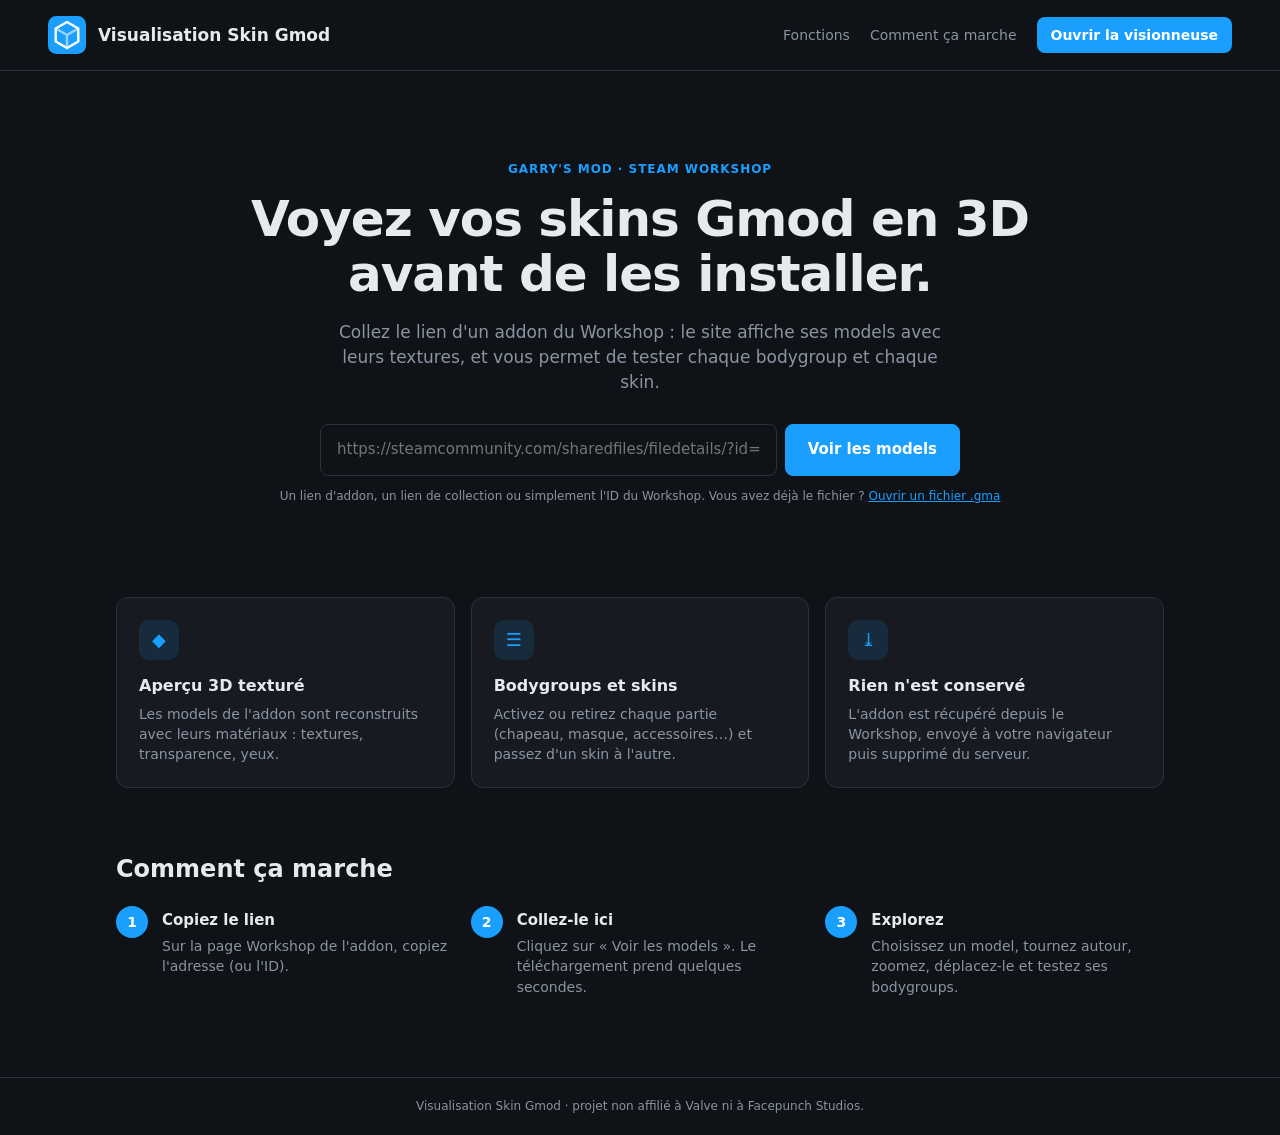
<file: index.html>
<!doctype html>
<html lang="fr">
<head>
  <meta charset="utf-8">
  <title>Visualisation Skin Gmod</title>
  <!-- GitHub Pages sert la racine du dépôt : le site est dans public/ -->
  <meta http-equiv="refresh" content="0; url=public/">
  <link rel="canonical" href="public/">
</head>
<body style="background:#0f1216;color:#e6e9ee;font-family:system-ui,sans-serif">
  <p><a href="public/" style="color:#1a9fff">Ouvrir Visualisation Skin Gmod</a></p>
</body>
</html>
</file>
<file: public/css/style.css>
:root {
  --bg: #0f1216;
  --panel: #171b21;
  --panel-2: #1f252d;
  --border: #2a313b;
  --text: #e6e9ee;
  --muted: #8a94a3;
  --accent: #1a9fff;
  --accent-2: #0d7fd6;
  --danger: #ff6b6b;
}

* { box-sizing: border-box; }
html, body { margin: 0; }
body {
  background: var(--bg);
  color: var(--text);
  font: 14px/1.45 "Segoe UI", system-ui, -apple-system, sans-serif;
}
body.app {
  height: 100vh;
  height: 100dvh;
  display: flex;
  flex-direction: column;
}
a { color: inherit; }
.hidden { display: none !important; }
.muted { color: var(--muted); }
.small { font-size: 12px; }

/* ---------- en-tête ---------- */
.top {
  display: flex;
  align-items: center;
  gap: 24px;
  padding: 14px 20px;
  border-bottom: 1px solid var(--border);
  background: var(--panel);
  flex-wrap: wrap;
}
.brand { display: flex; align-items: center; gap: 12px; text-decoration: none; }
.logo { width: 38px; height: 38px; display: block; }
.brand h1 { margin: 0; font-size: 17px; }
.brand p { margin: 0; color: var(--muted); font-size: 12px; }

.addon-form { flex: 1; display: flex; gap: 8px; min-width: 280px; }
.addon-form input {
  flex: 1; min-width: 0;
  background: var(--bg); color: var(--text);
  border: 1px solid var(--border); border-radius: 8px;
  padding: 10px 12px; font: inherit;
}
.addon-form input:focus { outline: none; border-color: var(--accent); }

button {
  font: inherit; cursor: pointer; border-radius: 8px;
  border: 1px solid var(--border);
  background: var(--panel-2); color: var(--text);
  padding: 8px 12px;
}
button:hover { border-color: var(--accent); }
button:disabled { opacity: .5; cursor: default; }
.primary { background: var(--accent); border-color: var(--accent); color: #fff; font-weight: 600; padding: 10px 18px; }
.primary:hover { background: var(--accent-2); }

/* ---------- mise en page ---------- */
.layout {
  flex: 1;
  min-height: 0;
  display: grid;
  grid-template-columns: 280px 1fr 300px;
}
.panel {
  background: var(--panel);
  overflow-y: auto;
  padding: 16px;
}
#models-panel { border-right: 1px solid var(--border); }
#options-panel { border-left: 1px solid var(--border); }
.panel h2 {
  font-size: 12px; text-transform: uppercase; letter-spacing: .08em;
  color: var(--muted); margin: 18px 0 10px;
}
.panel h2:first-child { margin-top: 0; }

.addon-info { display: flex; gap: 10px; margin-bottom: 8px; align-items: center; }
.addon-info img { width: 64px; height: 64px; object-fit: cover; border-radius: 6px; background: var(--bg); }
.addon-title { font-weight: 600; }

.btn-list { display: flex; flex-direction: column; gap: 6px; }
.model-btn {
  text-align: left; display: flex; flex-direction: column; gap: 2px;
  padding: 9px 12px;
}
.model-btn .name { font-weight: 600; word-break: break-word; }
.model-btn .path { font-size: 11px; color: var(--muted); word-break: break-all; }
.model-btn.active, .chip.active { background: var(--accent); border-color: var(--accent); color: #fff; }
.model-btn.active .path { color: #d7ecff; }
.tag { display: inline-block; font-size: 10px; padding: 1px 6px; border-radius: 4px; background: var(--border); color: var(--muted); margin-left: 6px; vertical-align: middle; }
.model-btn.active .tag { background: rgba(255,255,255,.2); color: #fff; }

/* ---------- scène ---------- */
.stage { position: relative; min-width: 0; min-height: 0; background: radial-gradient(circle at 50% 35%, #232a33, #0b0d10 75%); }
#viewport { position: absolute; inset: 0; }
#viewport canvas { display: block; }
.stage-title {
  position: absolute; top: 14px; left: 16px;
  font-weight: 600; text-shadow: 0 1px 3px #000;
  pointer-events: none;
}
.stage-tools { position: absolute; left: 14px; bottom: 14px; display: flex; gap: 6px; }
.tool { background: rgba(23,27,33,.85); backdrop-filter: blur(4px); }
.tool.icon { width: 36px; height: 36px; padding: 0; display: grid; place-items: center; font-size: 15px; }
.cam-pad { position: absolute; right: 14px; bottom: 14px; display: flex; gap: 8px; align-items: center; }
.pad-grid { display: grid; grid-template-columns: repeat(3, 36px); gap: 4px; }
.zoom-col { display: flex; flex-direction: column; gap: 4px; }
.stage-hint {
  position: absolute; top: 14px; right: 16px;
  font-size: 12px; color: var(--muted); text-shadow: 0 1px 2px #000;
  pointer-events: none; text-align: right; max-width: 60%;
}
.tool.active { border-color: var(--accent); color: var(--accent); }

.status {
  position: absolute; left: 50%; top: 50%; transform: translate(-50%, -50%);
  display: flex; gap: 14px; align-items: center;
  background: rgba(23,27,33,.95); border: 1px solid var(--border);
  border-radius: 10px; padding: 16px 20px; max-width: min(460px, 90%);
}
.status.error { border-color: var(--danger); }
.status.error .spinner { display: none; }
.status.error #status-text { color: var(--danger); white-space: pre-wrap; }
.spinner {
  width: 26px; height: 26px; flex: none;
  border: 3px solid var(--border); border-top-color: var(--accent);
  border-radius: 50%; animation: spin 0.8s linear infinite;
}
@keyframes spin { to { transform: rotate(360deg); } }
.progress { height: 4px; background: var(--border); border-radius: 2px; margin-top: 8px; overflow: hidden; min-width: 220px; }
#status-bar { height: 100%; width: 0; background: var(--accent); transition: width .2s; }

/* ---------- bodygroups ---------- */
.bodygroup { background: var(--panel-2); border: 1px solid var(--border); border-radius: 8px; padding: 10px; margin-bottom: 10px; }
.bodygroup-name { font-weight: 600; margin-bottom: 8px; display: flex; justify-content: space-between; gap: 8px; }
.bodygroup-name span { color: var(--muted); font-weight: 400; font-size: 12px; }
.chips { display: flex; flex-wrap: wrap; gap: 6px; }
.chip { padding: 5px 10px; font-size: 13px; }

.missing { margin: 0; padding-left: 18px; color: var(--muted); font-size: 12px; word-break: break-all; }

.hint-touch { display: none; }

/* ---------- écrans tactiles ---------- */
@media (pointer: coarse) {
  .hint-mouse { display: none; }
  .hint-touch { display: inline; }
  .chip, .model-btn { min-height: 40px; }
  .tool.icon { width: 40px; height: 40px; }
  .pad-grid { grid-template-columns: repeat(3, 40px); }
}
@media (hover: none) {
  button:hover { border-color: var(--border); }
  .primary:hover { background: var(--accent); }
  .chip.active:hover, .model-btn.active:hover { border-color: var(--accent); }
}

/* ---------- tablette ---------- */
@media (max-width: 1200px) {
  .layout { grid-template-columns: 230px 1fr 260px; }
  .stage-hint { max-width: 45%; }
}

/* ---------- mobile : la vue 3D en haut, les panneaux en dessous ---------- */
@media (max-width: 900px) {
  body.app { height: auto; min-height: 100vh; display: block; }
  .top { gap: 12px; padding: 12px 16px; }
  .top .brand { flex: 1 1 auto; }
  .addon-form { flex: 1 1 100%; min-width: 0; }

  .layout { display: flex; flex-direction: column; }
  .stage { order: -1; height: 62vh; height: 62svh; min-height: 320px; flex: none; }
  .panel { overflow: visible; padding: 14px 16px; }
  #models-panel { border-right: 0; border-bottom: 1px solid var(--border); }
  #options-panel { border-left: 0; }

  /* liste des models en bandeau horizontal */
  #models-list.btn-list:has(.model-btn) {
    flex-direction: row; overflow-x: auto; scroll-snap-type: x proximity;
    margin: 0 -16px; padding: 0 16px 6px;
  }
  #models-list .model-btn { flex: 0 0 auto; width: min(220px, 70vw); scroll-snap-align: start; }

  .stage-hint { top: auto; bottom: 58px; left: 14px; right: auto; text-align: left; max-width: 55%; }
  .stage-title { max-width: calc(100% - 32px); overflow: hidden; text-overflow: ellipsis; white-space: nowrap; }
}

@media (max-width: 600px) {
  .brand p { display: none; }
  .brand h1 { font-size: 16px; }
  .logo { width: 32px; height: 32px; }
  .primary { padding: 10px 14px; }
  .stage-hint { display: none; }
  .cam-pad { right: 10px; bottom: 10px; gap: 6px; }
  .stage-tools { left: 10px; bottom: 10px; }
  .status { padding: 14px; gap: 10px; }
  .progress { min-width: 0; }
}

/* téléphone à l'horizontale : la vue 3D prend presque tout l'écran */
@media (max-width: 900px) and (orientation: landscape) and (max-height: 500px) {
  .stage { height: 85vh; height: 85svh; min-height: 0; }
}

/* ---------- page d'accueil ---------- */
.home { min-height: 100vh; display: flex; flex-direction: column; }
.home main { flex: 1; }
.nav {
  display: flex; align-items: center; justify-content: space-between; gap: 16px;
  padding: 16px clamp(16px, 4vw, 48px);
  border-bottom: 1px solid var(--border);
  flex-wrap: wrap;
}
.nav nav { display: flex; align-items: center; gap: 20px; flex-wrap: wrap; }
.nav nav a { text-decoration: none; color: var(--muted); }
.nav nav a:hover { color: var(--text); }
.nav nav a.nav-cta {
  color: #fff; background: var(--accent); padding: 8px 14px; border-radius: 8px; font-weight: 600;
}
.nav nav a.nav-cta:hover { background: var(--accent-2); }
.cta-short { display: none; }

.hero {
  max-width: 820px; margin: 0 auto;
  padding: clamp(48px, 10vh, 110px) 16px 56px;
  text-align: center;
}
.eyebrow { color: var(--accent); font-weight: 600; letter-spacing: .08em; text-transform: uppercase; font-size: 12px; margin: 0 0 14px; }
.hero h2 { font-size: clamp(30px, 5vw, 50px); line-height: 1.1; margin: 0 0 18px; letter-spacing: -.02em; }
.lead { font-size: 17px; color: var(--muted); max-width: 620px; margin: 0 auto 30px; }
.hero-form { max-width: 640px; margin: 0 auto 10px; min-width: 0; }
.hero-form input { padding: 14px 16px; font-size: 15px; }
.hero-form .primary { padding: 14px 22px; font-size: 15px; }

.features {
  max-width: 1080px; margin: 0 auto; padding: 24px 16px 64px;
  display: grid; grid-template-columns: repeat(auto-fit, minmax(240px, 1fr)); gap: 16px;
}
.card { background: var(--panel); border: 1px solid var(--border); border-radius: 12px; padding: 22px; }
.card-icon {
  width: 40px; height: 40px; border-radius: 10px; display: grid; place-items: center;
  background: rgba(26,159,255,.12); color: var(--accent); font-size: 18px; margin-bottom: 14px;
}
.card h3 { margin: 0 0 6px; font-size: 16px; }
.card p { margin: 0; color: var(--muted); }

.steps { max-width: 1080px; margin: 0 auto; padding: 0 16px 80px; }
.steps > h2 { font-size: 24px; margin: 0 0 20px; }
.steps ol { list-style: none; margin: 0; padding: 0; display: grid; grid-template-columns: repeat(auto-fit, minmax(240px, 1fr)); gap: 16px; }
.steps li { display: flex; gap: 14px; align-items: flex-start; }
.steps li > span {
  flex: none; width: 32px; height: 32px; border-radius: 50%;
  display: grid; place-items: center; background: var(--accent); color: #fff; font-weight: 700;
}
.steps h3 { margin: 4px 0 4px; font-size: 15px; }
.steps p { margin: 0; color: var(--muted); }

.footer { border-top: 1px solid var(--border); padding: 20px 16px; text-align: center; color: var(--muted); font-size: 12px; }

@media (max-width: 600px) {
  .nav { padding: 12px 16px; }
  .nav nav a:not(.nav-cta) { display: none; }
  .nav { flex-wrap: nowrap; gap: 10px; }
  .nav .brand { gap: 8px; min-width: 0; }
  .nav .brand h1 { font-size: 15px; white-space: nowrap; overflow: hidden; text-overflow: ellipsis; }
  .nav nav a.nav-cta { padding: 8px 12px; font-size: 13px; white-space: nowrap; }
  .cta-long { display: none; }
  .cta-short { display: inline; }
  .hero { padding: 40px 16px 36px; }
  .lead { font-size: 15px; }
  .hero-form { flex-direction: column; }
  .hero h2 br { display: none; }
  .features { padding-bottom: 40px; }
  .card { padding: 18px; }
  .steps { padding-bottom: 48px; }
}
@media (max-width: 380px) {
  .nav .brand h1 { font-size: 14px; }
  .nav .logo { width: 28px; height: 28px; }
}

/* ---------- avertissement : serveur non lancé ---------- */
.server-warning {
  display: flex; align-items: center; justify-content: space-between; gap: 12px 20px; flex-wrap: wrap;
  padding: 14px clamp(16px, 4vw, 48px);
  background: #3a1d1f; border-bottom: 1px solid var(--danger); color: #ffd9d9;
  /* apparaît après un court délai, le temps de vérifier que le serveur répond */
  animation: warning-in .3s ease .7s both;
}
.server-warning strong { color: #fff; display: block; margin-bottom: 2px; }
.server-warning code { background: rgba(255,255,255,.12); padding: 1px 6px; border-radius: 4px; color: #fff; }
.server-warning .primary { text-decoration: none; white-space: nowrap; border-radius: 8px; }
.server-warning.pulse { animation: warning-pulse .5s ease; }
@keyframes warning-in { from { opacity: 0; } to { opacity: 1; } }
@keyframes warning-pulse { 0%, 100% { transform: none; } 25% { transform: translateX(-6px); } 75% { transform: translateX(6px); } }

/* ---------- fichier .gma (bouton, glisser-déposer, version en ligne) ---------- */
.file-btn {
  display: inline-flex; align-items: center; cursor: pointer;
  border: 1px solid var(--border); border-radius: 8px; background: var(--panel-2);
  padding: 10px 14px; white-space: nowrap;
}
.file-btn:hover { border-color: var(--accent); }
.file-btn input { position: absolute; width: 1px; height: 1px; opacity: 0; pointer-events: none; }
.file-btn:focus-within { outline: 2px solid var(--accent); outline-offset: 2px; }
.static-mode .file-btn { background: var(--accent); border-color: var(--accent); color: #fff; font-weight: 600; }

.drop-overlay {
  position: fixed; inset: 0; z-index: 50; display: none;
  place-items: center; background: rgba(15,18,22,.85);
  border: 3px dashed var(--accent); font-size: 20px; font-weight: 600; pointer-events: none;
}
.dragging .drop-overlay { display: grid; }

.static-note {
  max-width: 640px; margin: 18px auto 0; text-align: left;
  background: rgba(26,159,255,.08); border: 1px solid rgba(26,159,255,.35);
  border-radius: 10px; padding: 14px 16px; color: var(--muted);
}
.static-note strong { color: var(--text); }
.static-note a, .hero a { color: var(--accent); }
.static-note code { background: var(--panel-2); padding: 1px 6px; border-radius: 4px; color: var(--text); }

@media (max-width: 900px) {
  .file-btn { flex: 1 1 100%; justify-content: center; }
}
</file>
